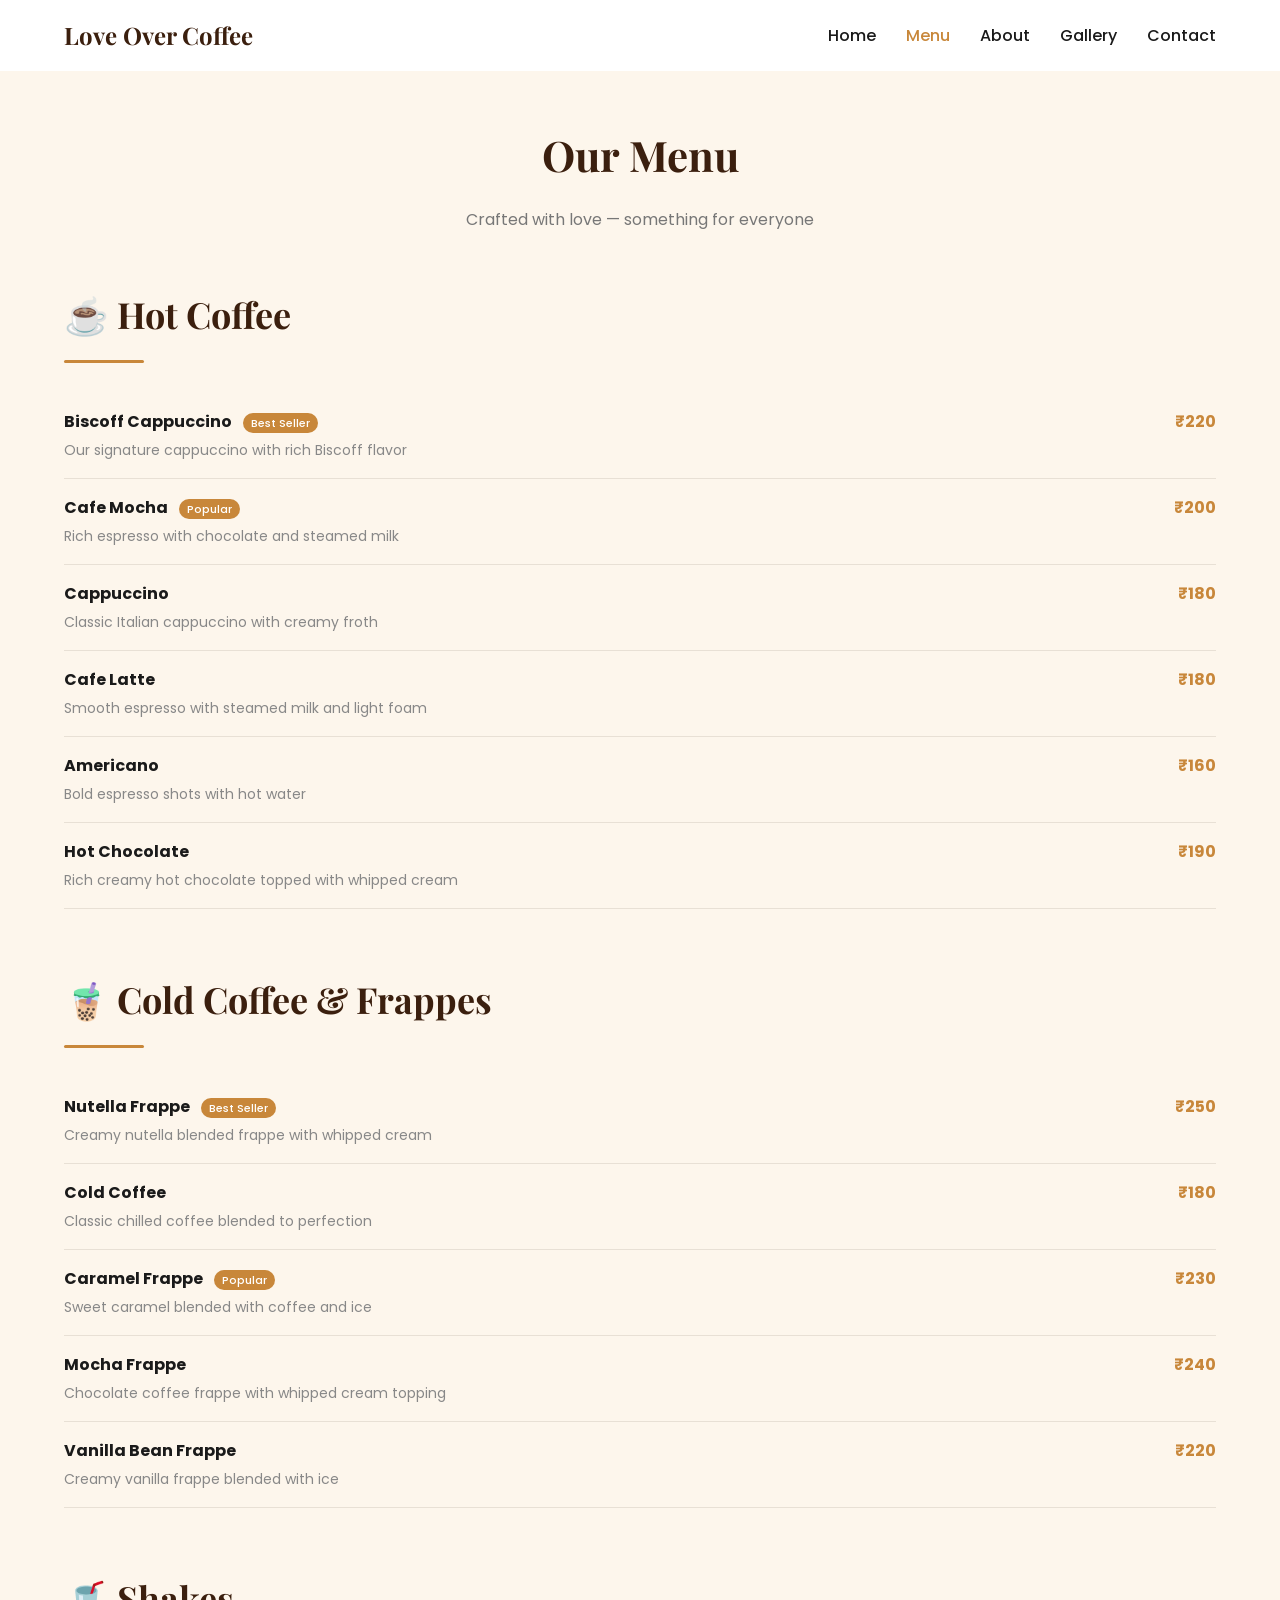
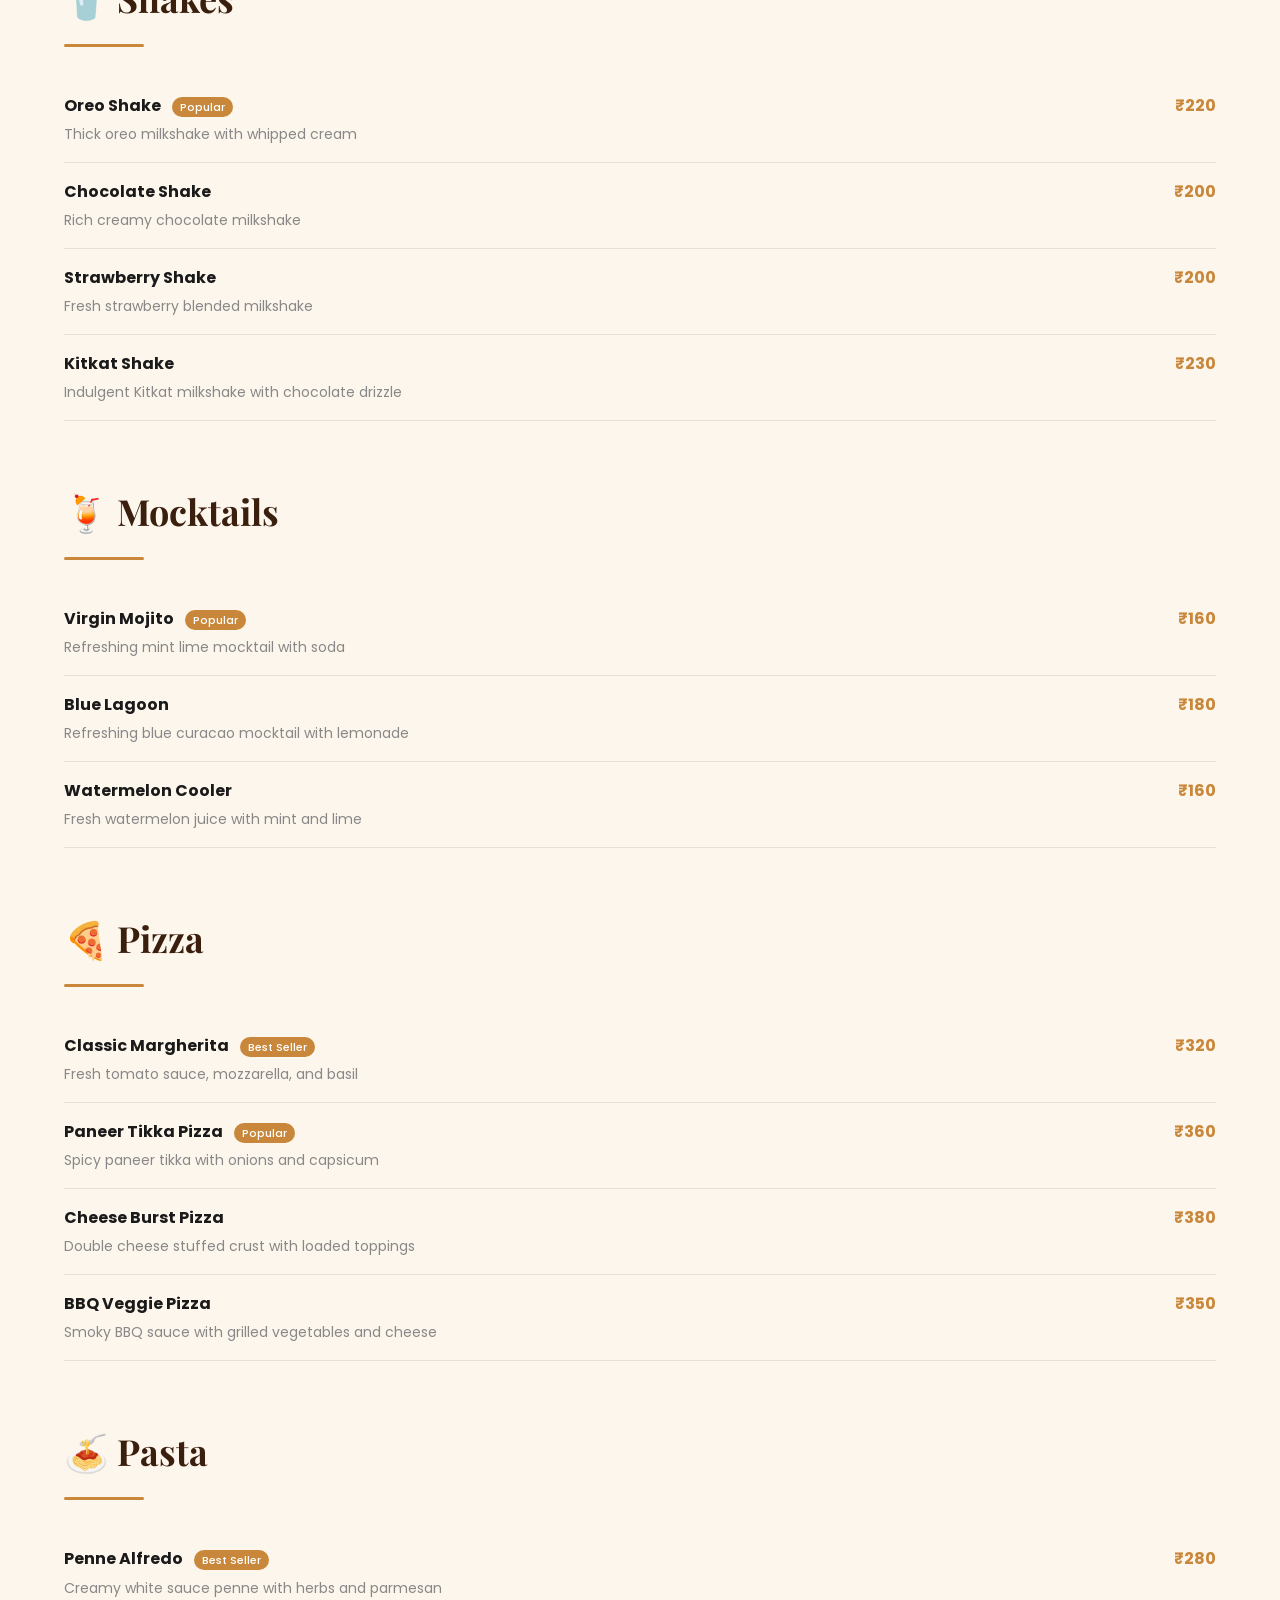
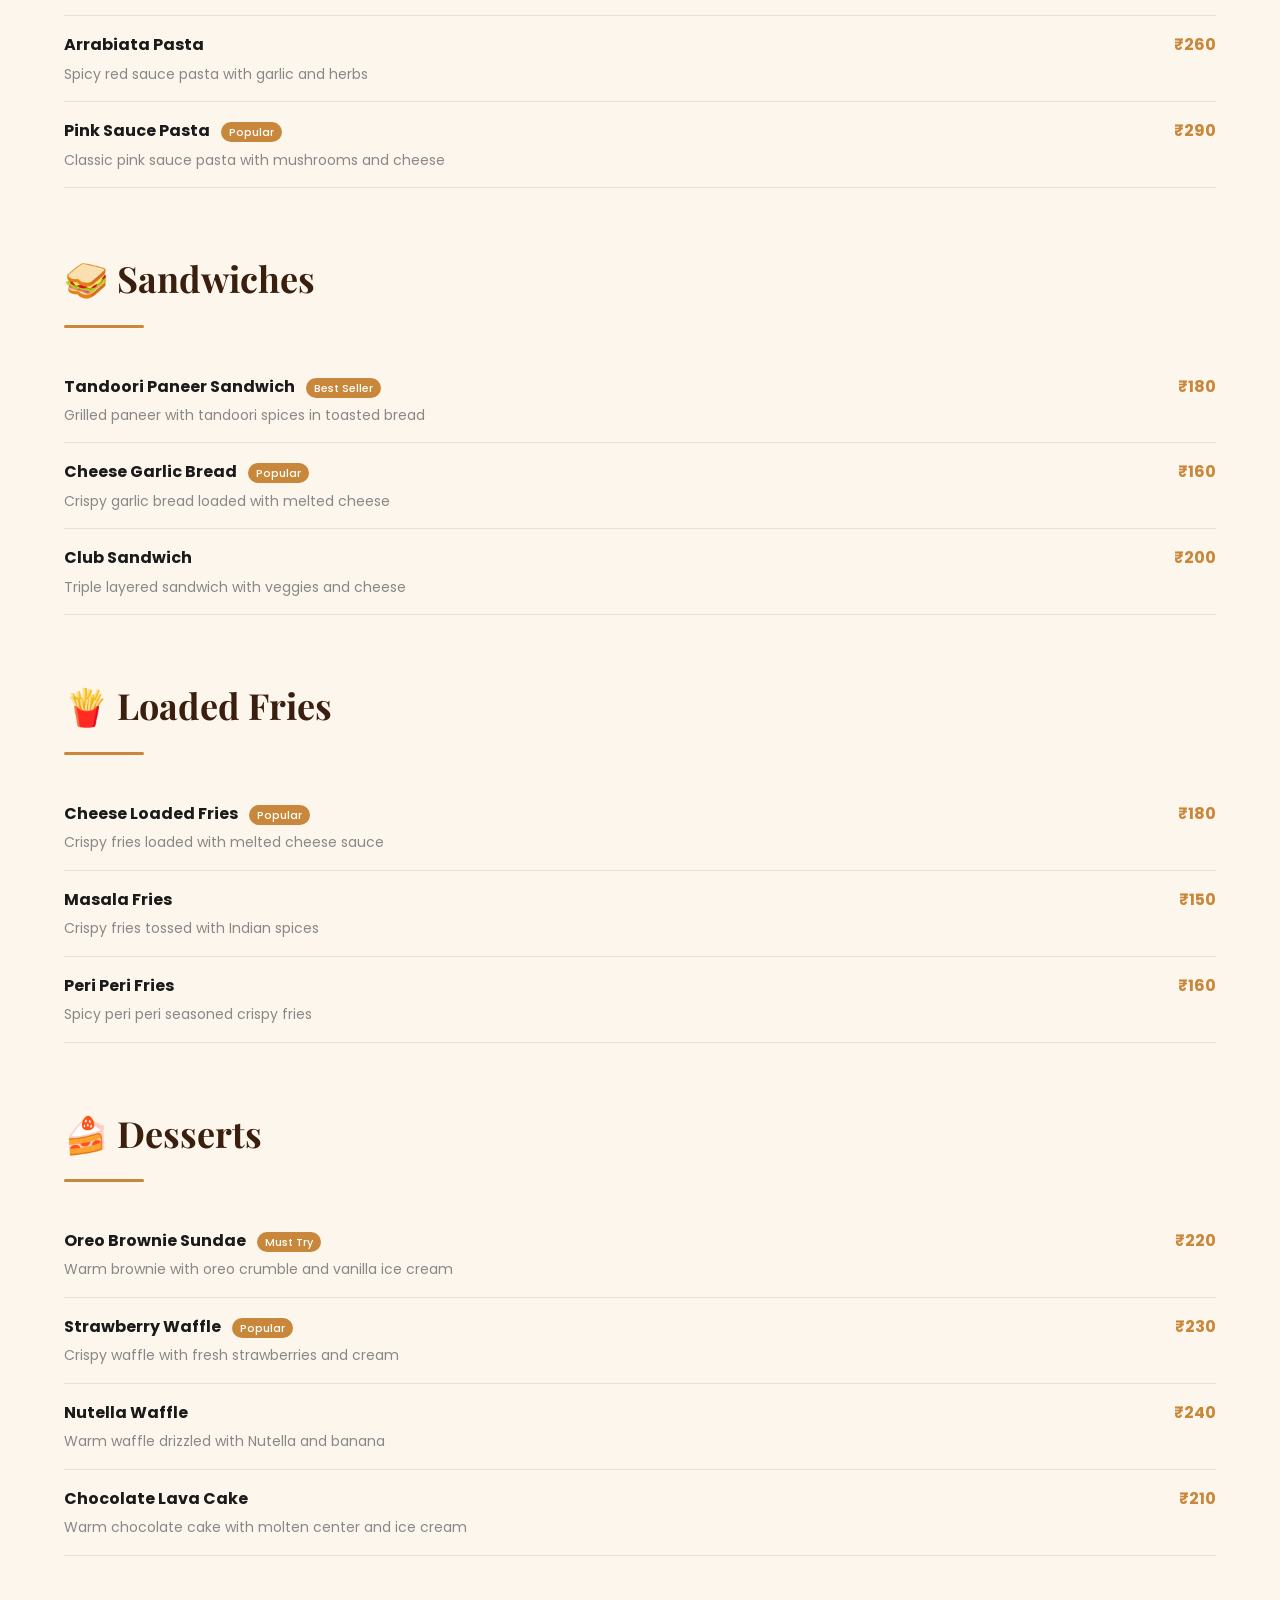
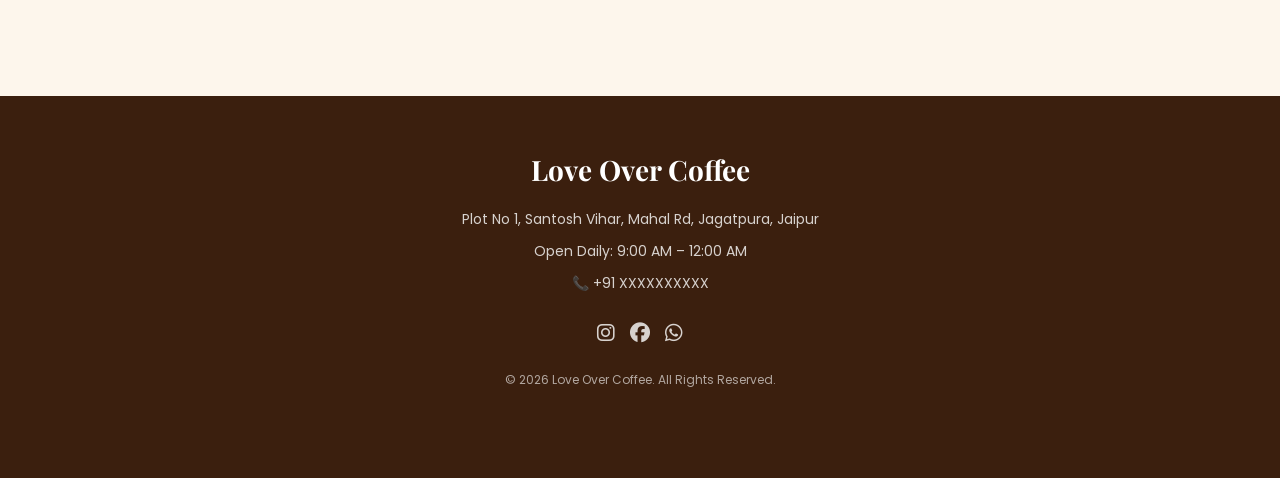
<file: menu.html>
<!DOCTYPE html>
<html lang="en">
<head>
<meta charset="UTF-8">
<meta name="viewport" content="width=device-width, initial-scale=1.0">
<title>Menu | Love Over Coffee</title>
<link rel="stylesheet" href="style.css">
<link href="https://fonts.googleapis.com/css2?family=Playfair+Display:wght@500;600;700&family=Poppins:wght@300;400;500;600&display=swap" rel="stylesheet">
<link rel="stylesheet" href="https://cdnjs.cloudflare.com/ajax/libs/font-awesome/6.5.0/css/all.min.css">
</head>
<body>

<!-- Loader -->
<div class="loader-wrapper">
    <div class="coffee-loader"></div>
</div>

<!-- Navbar -->
<header>
<nav class="navbar">
<div class="container nav-container">
<div class="logo">Love Over Coffee</div>
<ul class="nav-links">
<li><a href="index.html">Home</a></li>
<li><a href="menu.html" class="active">Menu</a></li>
<li><a href="about.html">About</a></li>
<li><a href="gallery.html">Gallery</a></li>
<li><a href="contact.html">Contact</a></li>
</ul>
<div class="hamburger"><i class="fas fa-bars"></i></div>
</div>
</nav>
</header>

<!-- Menu Page -->
<section class="menu-page">
<div class="container">

<h2 class="section-title reveal">Our Menu</h2>
<p class="section-subtitle reveal">Crafted with love — something for everyone</p>

<!-- Hot Coffee -->
<div class="menu-category reveal">
<h3 class="menu-category-title">☕ Hot Coffee</h3>
<div class="decor-line"></div>

<div class="menu-item">
<div class="menu-item-info">
    <strong>Biscoff Cappuccino <span class="bestseller">Best Seller</span></strong>
    <p>Our signature cappuccino with rich Biscoff flavor</p>
</div>
<div class="menu-item-price">₹220</div>
</div>

<div class="menu-item">
<div class="menu-item-info">
    <strong>Cafe Mocha <span class="bestseller">Popular</span></strong>
    <p>Rich espresso with chocolate and steamed milk</p>
</div>
<div class="menu-item-price">₹200</div>
</div>

<div class="menu-item">
<div class="menu-item-info">
    <strong>Cappuccino</strong>
    <p>Classic Italian cappuccino with creamy froth</p>
</div>
<div class="menu-item-price">₹180</div>
</div>

<div class="menu-item">
<div class="menu-item-info">
    <strong>Cafe Latte</strong>
    <p>Smooth espresso with steamed milk and light foam</p>
</div>
<div class="menu-item-price">₹180</div>
</div>

<div class="menu-item">
<div class="menu-item-info">
    <strong>Americano</strong>
    <p>Bold espresso shots with hot water</p>
</div>
<div class="menu-item-price">₹160</div>
</div>

<div class="menu-item">
<div class="menu-item-info">
    <strong>Hot Chocolate</strong>
    <p>Rich creamy hot chocolate topped with whipped cream</p>
</div>
<div class="menu-item-price">₹190</div>
</div>

</div>

<!-- Cold Coffee & Frappes -->
<div class="menu-category reveal">
<h3 class="menu-category-title">🧋 Cold Coffee & Frappes</h3>
<div class="decor-line"></div>

<div class="menu-item">
<div class="menu-item-info">
    <strong>Nutella Frappe <span class="bestseller">Best Seller</span></strong>
    <p>Creamy nutella blended frappe with whipped cream</p>
</div>
<div class="menu-item-price">₹250</div>
</div>

<div class="menu-item">
<div class="menu-item-info">
    <strong>Cold Coffee</strong>
    <p>Classic chilled coffee blended to perfection</p>
</div>
<div class="menu-item-price">₹180</div>
</div>

<div class="menu-item">
<div class="menu-item-info">
    <strong>Caramel Frappe <span class="bestseller">Popular</span></strong>
    <p>Sweet caramel blended with coffee and ice</p>
</div>
<div class="menu-item-price">₹230</div>
</div>

<div class="menu-item">
<div class="menu-item-info">
    <strong>Mocha Frappe</strong>
    <p>Chocolate coffee frappe with whipped cream topping</p>
</div>
<div class="menu-item-price">₹240</div>
</div>

<div class="menu-item">
<div class="menu-item-info">
    <strong>Vanilla Bean Frappe</strong>
    <p>Creamy vanilla frappe blended with ice</p>
</div>
<div class="menu-item-price">₹220</div>
</div>

</div>

<!-- Shakes -->
<div class="menu-category reveal">
<h3 class="menu-category-title">🥤 Shakes</h3>
<div class="decor-line"></div>

<div class="menu-item">
<div class="menu-item-info">
    <strong>Oreo Shake <span class="bestseller">Popular</span></strong>
    <p>Thick oreo milkshake with whipped cream</p>
</div>
<div class="menu-item-price">₹220</div>
</div>

<div class="menu-item">
<div class="menu-item-info">
    <strong>Chocolate Shake</strong>
    <p>Rich creamy chocolate milkshake</p>
</div>
<div class="menu-item-price">₹200</div>
</div>

<div class="menu-item">
<div class="menu-item-info">
    <strong>Strawberry Shake</strong>
    <p>Fresh strawberry blended milkshake</p>
</div>
<div class="menu-item-price">₹200</div>
</div>

<div class="menu-item">
<div class="menu-item-info">
    <strong>Kitkat Shake</strong>
    <p>Indulgent Kitkat milkshake with chocolate drizzle</p>
</div>
<div class="menu-item-price">₹230</div>
</div>

</div>

<!-- Mocktails -->
<div class="menu-category reveal">
<h3 class="menu-category-title">🍹 Mocktails</h3>
<div class="decor-line"></div>

<div class="menu-item">
<div class="menu-item-info">
    <strong>Virgin Mojito <span class="bestseller">Popular</span></strong>
    <p>Refreshing mint lime mocktail with soda</p>
</div>
<div class="menu-item-price">₹160</div>
</div>

<div class="menu-item">
<div class="menu-item-info">
    <strong>Blue Lagoon</strong>
    <p>Refreshing blue curacao mocktail with lemonade</p>
</div>
<div class="menu-item-price">₹180</div>
</div>

<div class="menu-item">
<div class="menu-item-info">
    <strong>Watermelon Cooler</strong>
    <p>Fresh watermelon juice with mint and lime</p>
</div>
<div class="menu-item-price">₹160</div>
</div>

</div>

<!-- Pizza -->
<div class="menu-category reveal">
<h3 class="menu-category-title">🍕 Pizza</h3>
<div class="decor-line"></div>

<div class="menu-item">
<div class="menu-item-info">
    <strong>Classic Margherita <span class="bestseller">Best Seller</span></strong>
    <p>Fresh tomato sauce, mozzarella, and basil</p>
</div>
<div class="menu-item-price">₹320</div>
</div>

<div class="menu-item">
<div class="menu-item-info">
    <strong>Paneer Tikka Pizza <span class="bestseller">Popular</span></strong>
    <p>Spicy paneer tikka with onions and capsicum</p>
</div>
<div class="menu-item-price">₹360</div>
</div>

<div class="menu-item">
<div class="menu-item-info">
    <strong>Cheese Burst Pizza</strong>
    <p>Double cheese stuffed crust with loaded toppings</p>
</div>
<div class="menu-item-price">₹380</div>
</div>

<div class="menu-item">
<div class="menu-item-info">
    <strong>BBQ Veggie Pizza</strong>
    <p>Smoky BBQ sauce with grilled vegetables and cheese</p>
</div>
<div class="menu-item-price">₹350</div>
</div>

</div>

<!-- Pasta -->
<div class="menu-category reveal">
<h3 class="menu-category-title">🍝 Pasta</h3>
<div class="decor-line"></div>

<div class="menu-item">
<div class="menu-item-info">
    <strong>Penne Alfredo <span class="bestseller">Best Seller</span></strong>
    <p>Creamy white sauce penne with herbs and parmesan</p>
</div>
<div class="menu-item-price">₹280</div>
</div>

<div class="menu-item">
<div class="menu-item-info">
    <strong>Arrabiata Pasta</strong>
    <p>Spicy red sauce pasta with garlic and herbs</p>
</div>
<div class="menu-item-price">₹260</div>
</div>

<div class="menu-item">
<div class="menu-item-info">
    <strong>Pink Sauce Pasta <span class="bestseller">Popular</span></strong>
    <p>Classic pink sauce pasta with mushrooms and cheese</p>
</div>
<div class="menu-item-price">₹290</div>
</div>

</div>

<!-- Sandwiches -->
<div class="menu-category reveal">
<h3 class="menu-category-title">🥪 Sandwiches</h3>
<div class="decor-line"></div>

<div class="menu-item">
<div class="menu-item-info">
    <strong>Tandoori Paneer Sandwich <span class="bestseller">Best Seller</span></strong>
    <p>Grilled paneer with tandoori spices in toasted bread</p>
</div>
<div class="menu-item-price">₹180</div>
</div>

<div class="menu-item">
<div class="menu-item-info">
    <strong>Cheese Garlic Bread <span class="bestseller">Popular</span></strong>
    <p>Crispy garlic bread loaded with melted cheese</p>
</div>
<div class="menu-item-price">₹160</div>
</div>

<div class="menu-item">
<div class="menu-item-info">
    <strong>Club Sandwich</strong>
    <p>Triple layered sandwich with veggies and cheese</p>
</div>
<div class="menu-item-price">₹200</div>
</div>

</div>

<!-- Loaded Fries -->
<div class="menu-category reveal">
<h3 class="menu-category-title">🍟 Loaded Fries</h3>
<div class="decor-line"></div>

<div class="menu-item">
<div class="menu-item-info">
    <strong>Cheese Loaded Fries <span class="bestseller">Popular</span></strong>
    <p>Crispy fries loaded with melted cheese sauce</p>
</div>
<div class="menu-item-price">₹180</div>
</div>

<div class="menu-item">
<div class="menu-item-info">
    <strong>Masala Fries</strong>
    <p>Crispy fries tossed with Indian spices</p>
</div>
<div class="menu-item-price">₹150</div>
</div>

<div class="menu-item">
<div class="menu-item-info">
    <strong>Peri Peri Fries</strong>
    <p>Spicy peri peri seasoned crispy fries</p>
</div>
<div class="menu-item-price">₹160</div>
</div>

</div>

<!-- Desserts -->
<div class="menu-category reveal">
<h3 class="menu-category-title">🍰 Desserts</h3>
<div class="decor-line"></div>

<div class="menu-item">
<div class="menu-item-info">
    <strong>Oreo Brownie Sundae <span class="bestseller">Must Try</span></strong>
    <p>Warm brownie with oreo crumble and vanilla ice cream</p>
</div>
<div class="menu-item-price">₹220</div>
</div>

<div class="menu-item">
<div class="menu-item-info">
    <strong>Strawberry Waffle <span class="bestseller">Popular</span></strong>
    <p>Crispy waffle with fresh strawberries and cream</p>
</div>
<div class="menu-item-price">₹230</div>
</div>

<div class="menu-item">
<div class="menu-item-info">
    <strong>Nutella Waffle</strong>
    <p>Warm waffle drizzled with Nutella and banana</p>
</div>
<div class="menu-item-price">₹240</div>
</div>

<div class="menu-item">
<div class="menu-item-info">
    <strong>Chocolate Lava Cake</strong>
    <p>Warm chocolate cake with molten center and ice cream</p>
</div>
<div class="menu-item-price">₹210</div>
</div>

</div>

</div>
</section>

<!-- Footer -->
<footer>
<div class="container">
<span class="logo">Love Over Coffee</span>
<p>Plot No 1, Santosh Vihar, Mahal Rd, Jagatpura, Jaipur</p>
<p>Open Daily: 9:00 AM – 12:00 AM</p>
<p>📞 +91 XXXXXXXXXX</p>
<div class="social-links">
    <a href="#"><i class="fab fa-instagram"></i></a>
    <a href="#"><i class="fab fa-facebook"></i></a>
    <a href="#"><i class="fab fa-whatsapp"></i></a>
</div>
<p style="margin-top:20px; font-size:12px; opacity:0.6;">© 2026 Love Over Coffee. All Rights Reserved.</p>
</div>
</footer>

<!-- Sticky Mobile CTA -->
<div class="sticky-cta">
<a href="tel:+91XXXXXXXXXX" class="sticky-btn"><i class="fas fa-phone"></i> Call</a>
<a href="https://wa.me/91XXXXXXXXXX" class="sticky-btn"><i class="fab fa-whatsapp"></i> WhatsApp</a>
<a href="https://www.google.com/maps?q=Love+Over+Coffee+Jagatpura+Jaipur" target="_blank" class="sticky-btn"><i class="fas fa-directions"></i> Directions</a>
</div>

<script src="script.js"></script>
</body>
</html>
</file>
<file: style.css>
@import url('https://fonts.googleapis.com/css2?family=Playfair+Display:wght@500;600;700&family=Poppins:wght@300;400;500;600&display=swap');

:root {
    --primary: #3B1F0E;
    --secondary: #C8873A;
    --accent: #FDF6EC;
    --bg: #FAFAFA;
    --text: #1A1A1A;
    --white: #FFFFFF;
    --green: #25D366;
}

* {
    margin: 0;
    padding: 0;
    box-sizing: border-box;
}

body {
    font-family: 'Poppins', sans-serif;
    background: var(--bg);
    color: var(--text);
    line-height: 1.7;
}

h1, h2, h3, h4 {
    font-family: 'Playfair Display', serif;
}

.container {
    width: 90%;
    max-width: 1200px;
    margin: auto;
}

/* LOADER */
.loader-wrapper {
    position: fixed;
    width: 100%;
    height: 100vh;
    background: var(--bg);
    display: flex;
    justify-content: center;
    align-items: center;
    z-index: 9999;
    transition: opacity 0.5s ease;
}

.loader-wrapper.hidden {
    opacity: 0;
    pointer-events: none;
    display: none;
}

.coffee-loader {
    width: 50px;
    height: 50px;
    border: 5px solid var(--secondary);
    border-top: 5px solid var(--primary);
    border-radius: 50%;
    animation: spin 1s linear infinite;
}

@keyframes spin {
    100% { transform: rotate(360deg); }
}

/* PAGE FADE */
body {
    animation: fadeIn 0.8s ease-in;
}

@keyframes fadeIn {
    from { opacity: 0; }
    to { opacity: 1; }
}

/* NAVBAR */
.navbar {
    position: fixed;
    width: 100%;
    top: 0;
    background: white;
    z-index: 1000;
    padding: 15px 0;
    transition: 0.3s;
}

.navbar.scrolled {
    box-shadow: 0 5px 15px rgba(0,0,0,0.08);
}

.nav-container {
    display: flex;
    justify-content: space-between;
    align-items: center;
}

.logo {
    font-family: 'Playfair Display', serif;
    font-size: 24px;
    font-weight: 700;
    color: var(--primary);
}

.nav-links {
    list-style: none;
    display: flex;
    gap: 30px;
}

.nav-links a {
    text-decoration: none;
    color: var(--text);
    font-weight: 500;
    transition: 0.3s;
}

.nav-links a:hover,
.nav-links a.active {
    color: var(--secondary);
}

.hamburger {
    display: none;
    font-size: 22px;
    cursor: pointer;
}

/* HERO */
.hero {
    height: 100vh;
    background: url('https://images.unsplash.com/photo-1501339847302-ac426a4a7cbb?w=2000') center/cover no-repeat;
    display: flex;
    justify-content: center;
    align-items: center;
    text-align: center;
    color: white;
    position: relative;
}

.hero::before {
    content: "";
    position: absolute;
    inset: 0;
    background: rgba(0,0,0,0.55);
    z-index: 1;
}

.hero-content {
    position: relative;
    z-index: 2;
    max-width: 800px;
    padding: 0 20px;
}

.hero h1 {
    font-size: 60px;
    margin-bottom: 20px;
    line-height: 1.2;
}

.hero p {
    font-size: 20px;
    margin-bottom: 15px;
    opacity: 0.9;
}

.hero-meta {
    display: flex;
    justify-content: center;
    gap: 30px;
    margin-bottom: 35px;
    font-size: 14px;
    opacity: 0.85;
    flex-wrap: wrap;
}

.hero-meta span {
    background: rgba(255,255,255,0.15);
    padding: 6px 15px;
    border-radius: 20px;
}

.btn {
    padding: 12px 28px;
    border: none;
    border-radius: 30px;
    cursor: pointer;
    font-weight: 600;
    text-decoration: none;
    display: inline-block;
    transition: 0.3s;
    margin: 5px;
}

.btn-primary {
    background: var(--secondary);
    color: white;
}

.btn-primary:hover {
    background: var(--primary);
}

.btn-outline {
    background: transparent;
    border: 2px solid white;
    color: white;
}

.btn-outline:hover {
    background: white;
    color: var(--primary);
}

/* SCROLL REVEAL */
.reveal {
    opacity: 0;
    transform: translateY(40px);
    transition: 0.8s ease;
}

.reveal.active {
    opacity: 1;
    transform: translateY(0);
}

/* SECTIONS */
.section {
    padding: 80px 0;
}

.section-title {
    text-align: center;
    font-size: 42px;
    color: var(--primary);
    margin-bottom: 15px;
}

.section-subtitle {
    text-align: center;
    color: #777;
    margin-bottom: 50px;
    font-size: 16px;
}

/* HIGHLIGHTS */
.highlights {
    background: var(--accent);
    padding: 80px 0;
}

.highlight-grid {
    display: grid;
    grid-template-columns: repeat(4, 1fr);
    gap: 30px;
    text-align: center;
}

.highlight-card i {
    font-size: 40px;
    color: var(--secondary);
    margin-bottom: 15px;
}

.highlight-card h3 {
    font-size: 18px;
    margin-bottom: 8px;
    color: var(--primary);
}

/* MENU PREVIEW */
.menu-preview {
    padding: 80px 0;
}

.menu-grid {
    display: grid;
    grid-template-columns: repeat(3, 1fr);
    gap: 30px;
}

.menu-card {
    background: white;
    border-radius: 15px;
    overflow: hidden;
    box-shadow: 0 5px 20px rgba(0,0,0,0.06);
    transition: 0.3s;
}

.menu-card:hover {
    transform: translateY(-8px);
    box-shadow: 0 15px 35px rgba(0,0,0,0.1);
}

.menu-card img {
    width: 100%;
    height: 220px;
    object-fit: cover;
}

.menu-card-content {
    padding: 20px;
}

.menu-card-content h3 {
    margin-bottom: 5px;
    color: var(--primary);
}

.menu-card-content p {
    font-size: 14px;
    color: #777;
    margin-bottom: 10px;
}

.menu-card-content .price {
    color: var(--secondary);
    font-weight: 700;
    font-size: 16px;
}

/* GALLERY */
.gallery {
    padding: 80px 0;
    background: var(--accent);
}

.gallery-grid {
    display: grid;
    grid-template-columns: repeat(3, 1fr);
    gap: 15px;
}

.gallery-grid img {
    width: 100%;
    height: 250px;
    object-fit: cover;
    border-radius: 10px;
    transition: 0.3s;
}

.gallery-grid img:hover {
    transform: scale(1.03);
}

/* REVIEWS */
.reviews {
    padding: 80px 0;
}

.reviews-grid {
    display: grid;
    grid-template-columns: repeat(3, 1fr);
    gap: 30px;
}

.review-card {
    background: white;
    padding: 30px;
    border-radius: 15px;
    box-shadow: 0 5px 20px rgba(0,0,0,0.06);
    border-left: 4px solid var(--secondary);
}

.review-card p {
    font-style: italic;
    color: #555;
    margin-bottom: 15px;
    line-height: 1.8;
}

.review-card h4 {
    color: var(--primary);
}

.stars {
    color: #FFB800;
    font-size: 16px;
    margin-bottom: 10px;
}

.rating-badge {
    text-align: center;
    margin-bottom: 50px;
}

.rating-badge h2 {
    font-size: 64px;
    color: var(--primary);
}

.rating-badge p {
    color: #777;
    font-size: 16px;
}

/* CTA SECTION */
.cta-section {
    background: var(--primary);
    padding: 80px 0;
    text-align: center;
    color: white;
}

.cta-section h2 {
    font-size: 42px;
    margin-bottom: 15px;
}

.cta-section p {
    margin-bottom: 35px;
    opacity: 0.85;
    font-size: 18px;
}

/* VISIT SECTION */
.visit-section {
    padding: 80px 0;
}

.visit-grid {
    display: grid;
    grid-template-columns: 1fr 1fr;
    gap: 60px;
    align-items: center;
}

.visit-info h3 {
    color: var(--primary);
    font-size: 28px;
    margin-bottom: 20px;
}

.visit-info p {
    margin-bottom: 10px;
    display: flex;
    align-items: center;
    gap: 10px;
}

.visit-info i {
    color: var(--secondary);
    width: 20px;
}

.visit-buttons {
    display: flex;
    gap: 15px;
    margin-top: 25px;
    flex-wrap: wrap;
}

/* MENU PAGE */
.menu-page {
    padding: 120px 0 80px;
    background: var(--accent);
}

.menu-category {
    margin-bottom: 60px;
}

.menu-category-title {
    font-size: 36px;
    color: var(--primary);
    margin-bottom: 15px;
}

.decor-line {
    width: 80px;
    height: 3px;
    background: var(--secondary);
    margin-bottom: 30px;
    border-radius: 2px;
}

.menu-item {
    display: flex;
    justify-content: space-between;
    align-items: flex-start;
    padding: 15px 0;
    border-bottom: 1px solid #e8e0d5;
    gap: 20px;
}

.menu-item-info strong {
    display: block;
    margin-bottom: 4px;
    color: var(--text);
    font-size: 16px;
}

.menu-item-info p {
    color: #888;
    font-size: 14px;
}

.menu-item-price {
    color: var(--secondary);
    font-weight: 700;
    font-size: 16px;
    white-space: nowrap;
}

.bestseller {
    background: var(--secondary);
    color: white;
    font-size: 11px;
    padding: 2px 8px;
    border-radius: 10px;
    margin-left: 8px;
    font-family: 'Poppins', sans-serif;
    font-weight: 500;
}

/* ABOUT PAGE */
.about-hero {
    height: 60vh;
    background: url('https://images.unsplash.com/photo-1554118811-1e0d58224f24?w=2000') center/cover no-repeat;
    display: flex;
    justify-content: center;
    align-items: center;
    text-align: center;
    color: white;
    position: relative;
}

.about-hero::before {
    content: "";
    position: absolute;
    inset: 0;
    background: rgba(0,0,0,0.55);
    z-index: 1;
}

.about-hero-content {
    position: relative;
    z-index: 2;
}

.about-story {
    padding: 80px 0;
}

.about-grid {
    display: grid;
    grid-template-columns: 1fr 1fr;
    gap: 60px;
    align-items: center;
}

.about-grid img {
    width: 100%;
    border-radius: 20px;
}

.about-values {
    padding: 80px 0;
    background: var(--accent);
}

/* GALLERY PAGE */
.gallery-page {
    padding: 120px 0 80px;
}

.gallery-page-grid {
    display: grid;
    grid-template-columns: repeat(3, 1fr);
    gap: 20px;
}

.gallery-page-grid img {
    width: 100%;
    height: 280px;
    object-fit: cover;
    border-radius: 12px;
    transition: 0.3s;
}

.gallery-page-grid img:hover {
    transform: scale(1.03);
    box-shadow: 0 10px 30px rgba(0,0,0,0.15);
}

/* CONTACT PAGE */
.contact-page {
    padding: 120px 0 80px;
}

.contact-grid {
    display: grid;
    grid-template-columns: 1fr 1fr;
    gap: 60px;
}

.contact-info h3 {
    color: var(--primary);
    font-size: 28px;
    margin-bottom: 25px;
}

.contact-info-item {
    display: flex;
    align-items: flex-start;
    gap: 15px;
    margin-bottom: 20px;
}

.contact-info-item i {
    color: var(--secondary);
    font-size: 20px;
    margin-top: 3px;
}

.contact-form h3 {
    color: var(--primary);
    font-size: 28px;
    margin-bottom: 25px;
}

.form-group {
    margin-bottom: 20px;
}

.form-group label {
    display: block;
    margin-bottom: 6px;
    font-weight: 500;
    color: var(--text);
}

.form-group input,
.form-group textarea,
.form-group select {
    width: 100%;
    padding: 12px 15px;
    border: 1px solid #ddd;
    border-radius: 8px;
    font-family: 'Poppins', sans-serif;
    font-size: 14px;
    transition: 0.3s;
}

.form-group input:focus,
.form-group textarea:focus,
.form-group select:focus {
    outline: none;
    border-color: var(--secondary);
}

/* RESERVATION SECTION */
.reservation-section {
    background: var(--accent);
    border-radius: 20px;
    padding: 60px;
    margin-top: 60px;
}

.reservation-grid {
    display: grid;
    grid-template-columns: repeat(2, 1fr);
    gap: 25px;
}

/* WHATSAPP BUTTON */
.whatsapp-btn {
    background: #25D366;
    color: white;
    padding: 12px 28px;
    border-radius: 30px;
    text-decoration: none;
    display: inline-flex;
    align-items: center;
    gap: 8px;
    font-weight: 600;
    transition: 0.3s;
    margin-top: 15px;
}

.whatsapp-btn:hover {
    background: #128C7E;
}

/* STICKY MOBILE CTA */
.sticky-cta {
    position: fixed;
    bottom: 0;
    width: 100%;
    display: none;
    z-index: 998;
}

.sticky-btn {
    flex: 1;
    padding: 14px 10px;
    text-align: center;
    color: white;
    text-decoration: none;
    font-weight: 600;
    font-size: 13px;
    display: flex;
    flex-direction: column;
    align-items: center;
    gap: 3px;
}

.sticky-btn i {
    font-size: 18px;
}

.sticky-btn:nth-child(1) { background: var(--primary); }
.sticky-btn:nth-child(2) { background: #25D366; }
.sticky-btn:nth-child(3) { background: var(--secondary); }

/* FOOTER */
footer {
    background: var(--primary);
    color: white;
    padding: 50px 0 80px;
    text-align: center;
}

footer .logo {
    color: white;
    font-size: 28px;
    margin-bottom: 15px;
    display: block;
}

footer p {
    opacity: 0.8;
    margin-bottom: 8px;
    font-size: 14px;
}

footer .social-links {
    display: flex;
    justify-content: center;
    gap: 15px;
    margin-top: 20px;
}

footer .social-links a {
    color: white;
    font-size: 20px;
    opacity: 0.8;
    transition: 0.3s;
}

footer .social-links a:hover {
    opacity: 1;
    color: var(--secondary);
}

/* MOBILE */
@media(max-width: 768px) {
    .nav-links {
        position: absolute;
        top: 70px;
        right: 0;
        background: white;
        flex-direction: column;
        width: 200px;
        display: none;
        padding: 20px;
        box-shadow: 0 10px 20px rgba(0,0,0,0.1);
    }

    .nav-links.active {
        display: flex;
    }

    .hamburger {
        display: block;
    }

    .hero h1 {
        font-size: 36px;
    }

    .hero p {
        font-size: 16px;
    }

    .highlight-grid {
        grid-template-columns: repeat(2, 1fr);
    }

    .menu-grid {
        grid-template-columns: 1fr;
    }

    .gallery-grid {
        grid-template-columns: repeat(2, 1fr);
    }

    .reviews-grid {
        grid-template-columns: 1fr;
    }

    .visit-grid {
        grid-template-columns: 1fr;
    }

    .about-grid {
        grid-template-columns: 1fr;
    }

    .contact-grid {
        grid-template-columns: 1fr;
    }

    .reservation-grid {
        grid-template-columns: 1fr;
    }

    .gallery-page-grid {
        grid-template-columns: repeat(2, 1fr);
    }

    .sticky-cta {
        display: flex;
    }

    .section-title {
        font-size: 32px;
    }

    .rating-badge h2 {
        font-size: 48px;
    }
}
</file>
